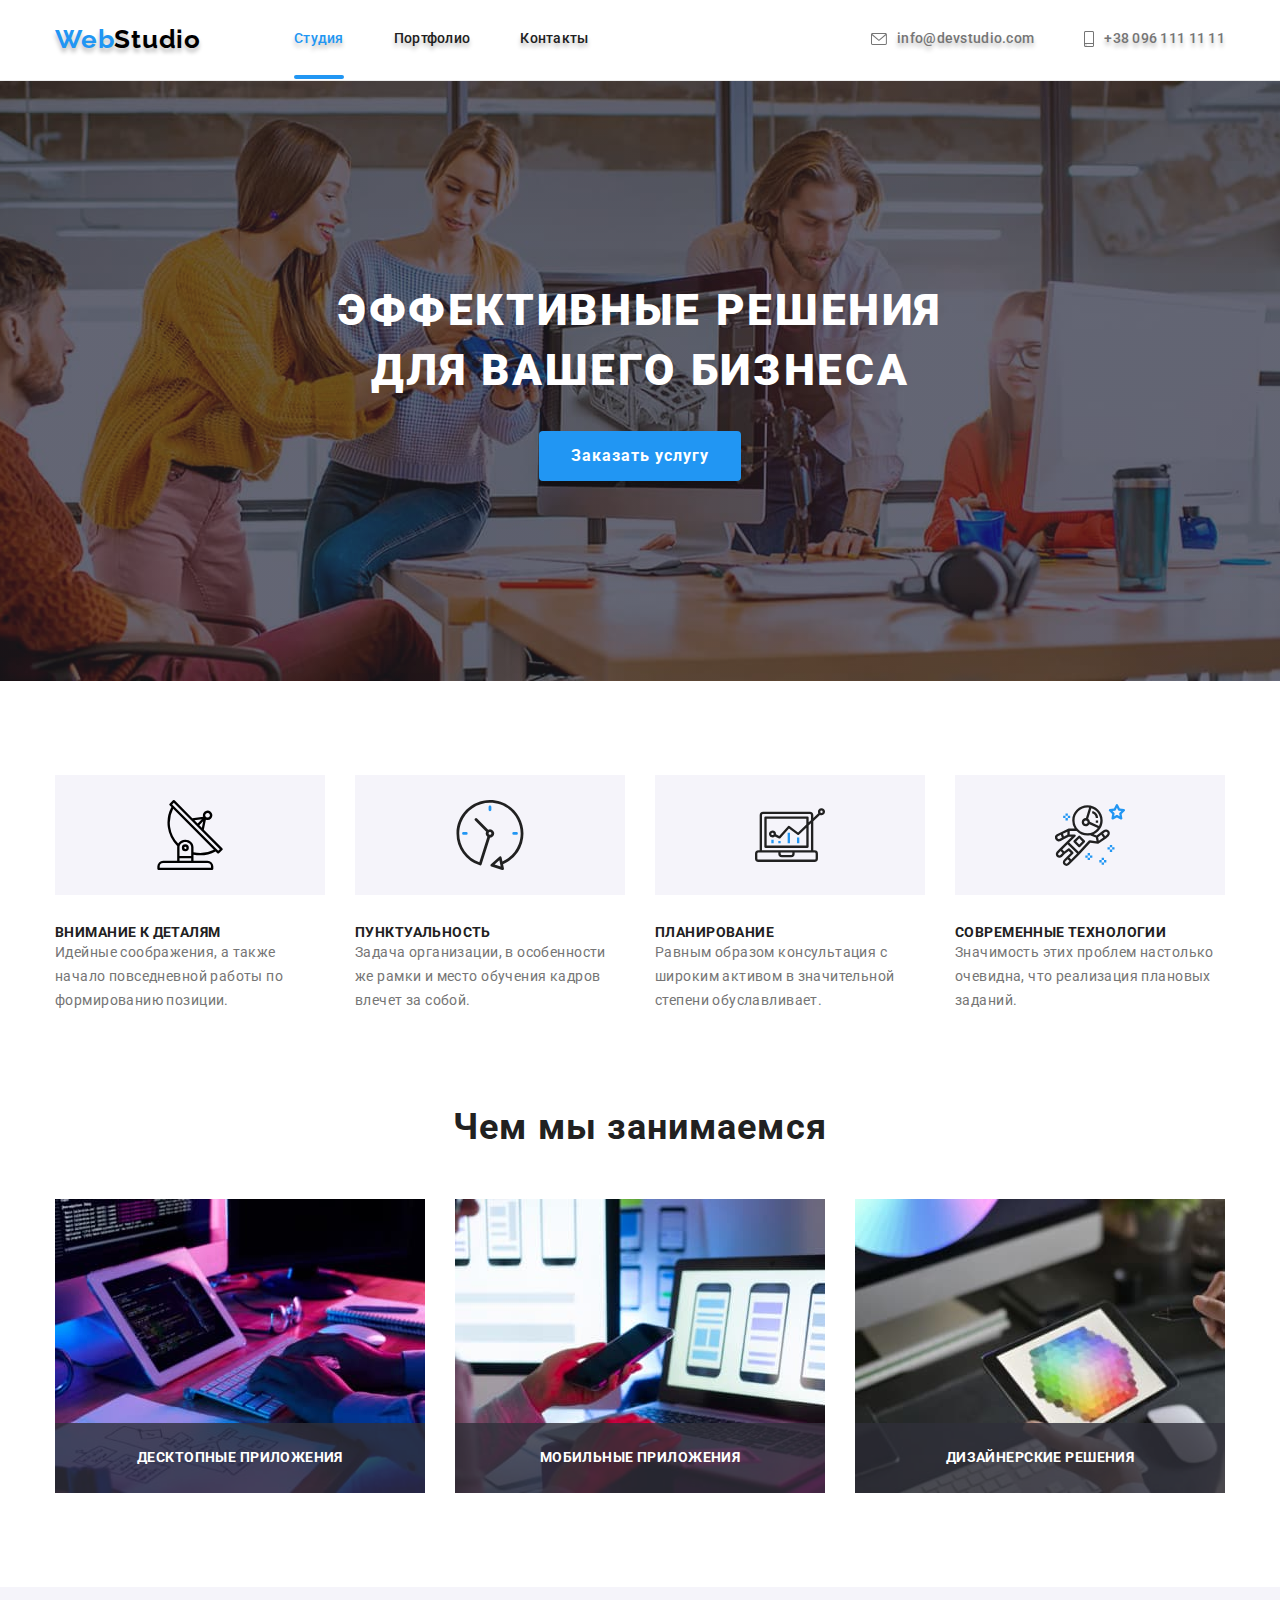
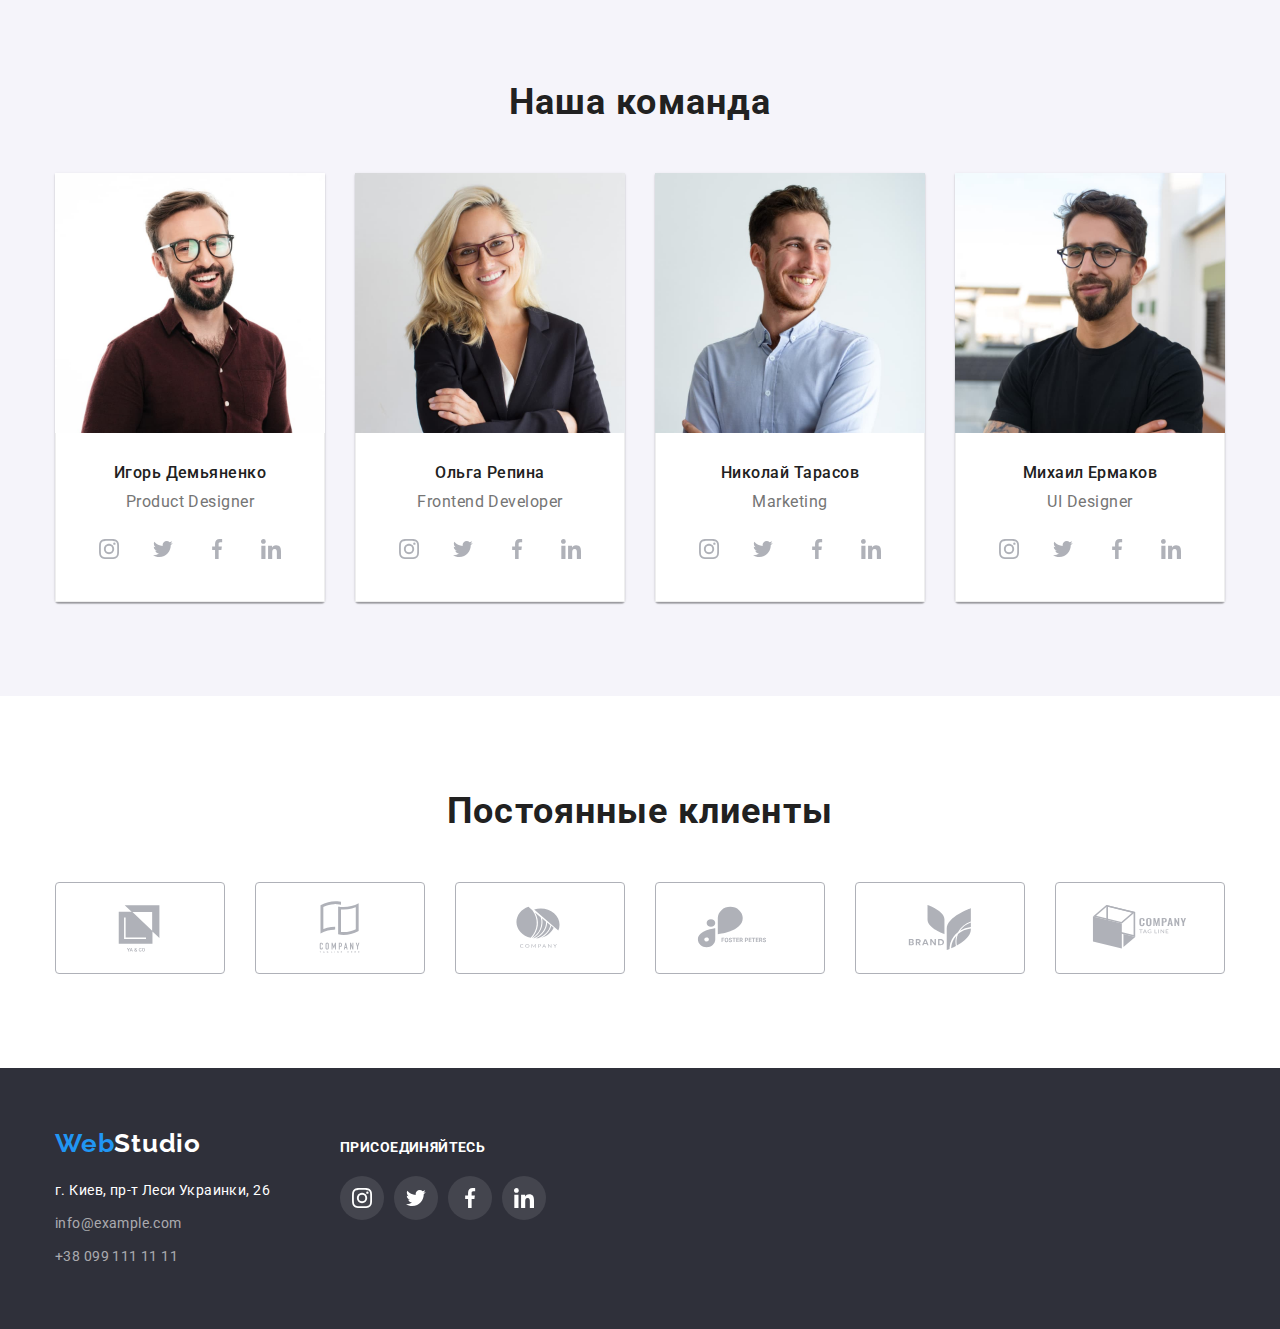
<file: index.html>
<!DOCTYPE html>
<html lang="ru">
<head>
    <meta charset="UTF-8">
    <meta http-equiv="X-UA-Compatible" content="IE=edge">
    <meta name="viewport" content="width=device-width, initial-scale=1.0">
    <link rel="preconnect" href="https://fonts.googleapis.com">
    <link rel="preconnect" href="https://fonts.gstatic.com" crossorigin>
    <link href="https://fonts.googleapis.com/css2?family=Raleway:wght@700&family=Roboto:wght@400;500;700;900&display=swap"
        rel="stylesheet">
    <link rel="stylesheet" href="./css/modern-normalize.css">
    <link rel="stylesheet" href="./css/styles.css">
    <title>Document</title>
</head>
<body>
    <header class="header">
        <!--Навигация-->
        <div class="container main-nav">
            <nav class="header-navigation">
                <a href="" class="header-logo link"><span class="logo">Web</span>Studio</a>
                <ul class="header-list">
                    <li class="header-item"><a href="./index.html" class="link header-link current">Студия</a></li>
                    <li class="header-item"><a href="./portfolio.html" class="link header-link">Портфолио</a></li>
                    <li class="header-item"><a href="" class="link header-link">Контакты</a></li>
                </ul>
            </nav>
            <!--Мейл и телефон-->
            <ul class="header-list">
                <li class="header-contacts">
                    <a href="mailto:info@devstudio.com" class="mail link">
                        <svg class="mail-icon" width="16" height="12">
                            <use href="./images/icons.svg#icon-envelope"></use>
                        </svg>
                        info@devstudio.com</a>
                </li>
                <li class="header-contacts">
                    <a href="tel:+380961111111" class="phone link">
                        <svg class="phone-icon" width="10" height="16">
                            <use href="./images/icons.svg#icon-smartphone"></use>
                        </svg>
                        +38 096 111 11 11</a></li>
            </ul>
        </div>
    </header>

    <main>
        <section class="hero">
            <div class="container">
                <h1 class="hero-title">Эффективные решения<br> для вашего бизнеса</h1>
                <button type="button" class="btn " data-modal-open>Заказать услугу</button>
            </div>
        </section>

        <!--Наши преимущества-->
        <section class="advantages section">
            <div class="container">
                <h2 hidden>Наши преимущества</h2>
                <ul class="advantages-list">
                    <li class="advantages-item">
                        <div class="advantages-container">
                            <svg class="advantages-icon" width="70" height="70">
                                <use href="./images/icons.svg#icon-antenna"></use>
                            </svg>
                        </div>
                        <h3 class="advantages-title">Внимание к деталям</h3>
                        <p class="advantages-description">Идейные соображения, а также начало повседневной работы по формированию
                            позиции.</p>
                    </li>
                    <li class="advantages-item">
                        <div class="advantages-container">
                            <svg class="advantages-icon" width="70" height="70">
                                <use href="./images/icons.svg#icon-clock"></use>
                            </svg>
                        </div>
                        <h3 class="advantages-title">Пунктуальность</h3>
                        <p class="advantages-description">Задача организации, в особенности же рамки и место обучения кадров влечет за
                            собой.</p>
                    </li>
                    <li class="advantages-item">
                        <div class="advantages-container">
                            <svg class="advantages-icon" width="70" height="70">
                                <use href="./images/icons.svg#icon-diagram"></use>
                            </svg>
                        </div>
                        <h3 class="advantages-title">Планирование</h3>
                        <p class="advantages-description">Равным образом консультация с широким активом в значительной степени
                            обуславливает.</p>
                    </li>
                    <li class="advantages-item">
                        <div class="advantages-container">
                            <svg class="advantages-icon" width="70" height="70">
                                <use href="./images/icons.svg#icon-astronaut"></use>
                            </svg>
                        </div>
                        <h3 class="advantages-title">Современные технологии</h3>
                        <p class="advantages-description">Значимость этих проблем настолько очевидна, что реализация плановых заданий.
                        </p>
                    </li>
                </ul>
            </div>
        </section>

        <!--Чем мы занимаемся-->
        <section class="offer section">
            <div class="container">
                <h2 class="title">Чем мы занимаемся</h2>
                <ul class="offer-list">
                    <li class="offer-item offer1">
                        <img src="./images/site-versions/pc.jpg" alt="Компьютерная версия" width="370" height="294">
                        <p class="offer-text">Десктопные приложения</p>
                    </li>
                    <li class="offer-item offer2">
                        <img src="./images/site-versions/mobile.jpg" alt="Мобильная версия" width="370" height="294">
                        <p class="offer-text">Мобильные приложения</p>
                    </li>
                    <li class="offer-item offer3">
                        <img src="./images/site-versions/tablet.jpg" alt="Планшетная версия" width="370" height="294">
                        <p class="offer-text">Дизайнерские решения</p>
                    </li>
                </ul>
            </div>
        </section>

        <!--Наша команда-->
        <section class="team section">
            <div class="container">
                <h2 class="title">Наша команда</h2>
                <ul class="team-list list">
                    <!--h2 corrected to h3-->
                    <li class="team-members">
                        <img src="./images/stuff/igor.jpg" alt="Игорь" width="270" height="260" class="team-photos">
                        <div class="team-text">
                            <h3 class="team-names">Игорь Демьяненко</h3>
                            <p class="team-position">Product Designer</p>
                            <ul class="team-social-list">
                                <li class="team-social-item"><a href="" class="team-social-link">
                                    <svg class="team-social-icon" width="20" height="20">
                                        <use href="./images/icons.svg#icon-instagram"></use>
                                    </svg>
                                    </a>
                                </li>
                                <li class="team-social-item"><a href="" class="team-social-link">
                                        <svg class="team-social-icon" width="20" height="20">
                                            <use href="./images/icons.svg#icon-twitter"></use>
                                        </svg>
                                    </a>
                                </li>
                                <li class="team-social-item"><a href="" class="team-social-link">
                                        <svg class="team-social-icon" width="20" height="20">
                                            <use href="./images/icons.svg#icon-facebook"></use>
                                        </svg>
                                    </a>
                                <li class="team-social-item"><a href="" class="team-social-link">
                                        <svg class="team-social-icon" width="20" height="20">
                                            <use href="./images/icons.svg#icon-linkedin"></use>
                                        </svg>
                                    </a>
                                </li>
                            </ul>
                        </div>
                    </li>
                    <li class="team-members">
                        <img src="./images/stuff/olga.jpg" alt="Ольга" width="270" height="260" class="team-photos">
                        <div class="team-text">
                            <h3 class="team-names">Ольга Репина</h3>
                            <p class="team-position">Frontend Developer</p>
                            <ul class="team-social-list">
                                <li class="team-social-item"><a href="" class="team-social-link">
                                        <svg class="team-social-icon" width="20" height="20">
                                            <use href="./images/icons.svg#icon-instagram"></use>
                                        </svg>
                                    </a>
                                </li>
                                <li class="team-social-item"><a href="" class="team-social-link">
                                        <svg class="team-social-icon" width="20" height="20">
                                            <use href="./images/icons.svg#icon-twitter"></use>
                                        </svg>
                                    </a>
                                </li>
                                <li class="team-social-item"><a href="" class="team-social-link">
                                        <svg class="team-social-icon" width="20" height="20">
                                            <use href="./images/icons.svg#icon-facebook"></use>
                                        </svg>
                                    </a>
                                <li class="team-social-item"><a href="" class="team-social-link">
                                        <svg class="team-social-icon" width="20" height="20">
                                            <use href="./images/icons.svg#icon-linkedin"></use>
                                        </svg>
                                    </a>
                                </li>
                            </ul>
                        </div>
                    </li>
                    <li class="team-members">
                        <img src="./images/stuff/nikolai.jpg" alt="Николай" width="270" height="260" class="team-photos">
                        <div class="team-text">
                            <h3 class="team-names">Николай Тарасов</h3>
                            <p class="team-position">Marketing</p>
                            <ul class="team-social-list">
                                <li class="team-social-item"><a href="" class="team-social-link link">
                                        <svg class="team-social-icon" width="20" height="20">
                                            <use href="./images/icons.svg#icon-instagram"></use>
                                        </svg>
                                    </a>
                                </li>
                                <li class="team-social-item"><a href="" class="team-social-link link">
                                        <svg class="team-social-icon" width="20" height="20">
                                            <use href="./images/icons.svg#icon-twitter"></use>
                                        </svg>
                                    </a>
                                </li>
                                <li class="team-social-item"><a href="" class="team-social-link link">
                                        <svg class="team-social-icon" width="20" height="20">
                                            <use href="./images/icons.svg#icon-facebook"></use>
                                        </svg>
                                    </a>
                                <li class="team-social-item"><a href="" class="team-social-link link">
                                        <svg class="team-social-icon" width="20" height="20">
                                            <use href="./images/icons.svg#icon-linkedin"></use>
                                        </svg>
                                    </a>
                                </li>
                            </ul>
                        </div>
                    </li>
                    <li class="team-members">
                        <img src="./images/stuff/mike.jpg" alt="Михаил" width="270" height="260" class="team-photos">
                        <div class="team-text">
                            <h3 class="team-names">Михаил Ермаков</h3>
                            <p class="team-position">UI Designer</p>
                            <ul class="team-social-list">
                                <li class="team-social-item"><a href="" class="team-social-link">
                                        <svg class="team-social-icon" width="20" height="20">
                                            <use href="./images/icons.svg#icon-instagram"></use>
                                        </svg>
                                    </a>
                                </li>
                                <li class="team-social-item"><a href="" class="team-social-link">
                                        <svg class="team-social-icon" width="20" height="20">
                                            <use href="./images/icons.svg#icon-twitter"></use>
                                        </svg>
                                    </a>
                                </li>
                                <li class="team-social-item"><a href="" class="team-social-link">
                                        <svg class="team-social-icon" width="20" height="20">
                                            <use href="./images/icons.svg#icon-facebook"></use>
                                        </svg>
                                    </a>
                                <li class="team-social-item"><a href="" class="team-social-link">
                                        <svg class="team-social-icon" width="20" height="20">
                                            <use href="./images/icons.svg#icon-linkedin"></use>
                                        </svg>
                                    </a>
                                </li>
                            </ul>
                        </div>
                    </li>
                </ul>
            </div>
        </section>

        <section class="clients section">
            <div class="container">
                <h2 class="title">Постоянные клиенты</h2>
                <ul class="clients-list">
                    <li class="clients-item">
                        <a href="" class="clients-link link">
                            <svg class="clients-icon" width="106" height="60">
                                <use href="./images/icons.svg#icon-client1"></use>
                            </svg>
                        </a>
                    </li>
                    <li class="clients-item">
                        <a href="" class="clients-link link">
                            <svg class="clients-icon" width="106" height="60">
                                <use href="./images/icons.svg#icon-client2"></use>
                            </svg>
                        </a>
                    </li>
                    <li class="clients-item">
                        <a href="" class="clients-link link">
                            <svg class="clients-icon" width="106" height="60">
                                <use href="./images/icons.svg#icon-client3"></use>
                            </svg>
                        </a>
                    </li>
                    <li class="clients-item">
                        <a href="" class="clients-link link">
                            <svg class="clients-icon" width="106" height="60">
                                <use href="./images/icons.svg#icon-client4"></use>
                            </svg>
                        </a>
                    </li>
                    <li class="clients-item">
                        <a href="" class="clients-link link">
                            <svg class="clients-icon" width="106" height="60">
                                <use href="./images/icons.svg#icon-client5"></use>
                            </svg>
                        </a>
                    </li>
                    <li class="clients-item">
                        <a href="" class="clients-link link">
                            <svg class="clients-icon" width="106" height="60">
                                <use href="./images/icons.svg#icon-client6"></use>
                            </svg>
                        </a>
                    </li>
                </ul>
            </div>
        </section>
    </main>

    <footer class="footer">
        <div class="container">
            <div class="footer-contacts">
                <a href="/" class="footer-logo link"><span class="logo">Web</span>Studio</a>
                <!--Контакты-->
                <address class="footer-address">
                    <ul class="footer-list">
                        <li class="footer-item">
                            <a href="https://goo.gl/maps/hHV63dTVySj8oasB8" target="blank" rel="noopener noreferrer"
                                class="footer-location link">г. Киев, пр-т Леси Украинки, 26</a>
                        </li>
                        <li class="footer-item">
                            <a href="mailto:info@example.com" class="footer-mail link">info@example.com</a>
                        </li>
                        <li class="footer-item">
                            <a href="tel:+380991111111" class="footer-tel link">+38 099 111 11 11</a>
                        </li>
                    </ul>
                </address>
            </div>
            <div class="footer-socials">
                <h3 class="footer-socials-title">присоединяйтесь</h3>
                <ul class="footer-socials-list">
                    <li class="footer-socials-item"><a href="" class="footer-socials-link">
                            <svg class="footer-socials-icon" width="20" height="20">
                                <use href="./images/icons.svg#icon-instagram"></use>
                            </svg>
                        </a>
                    </li>
                    <li class="footer-socials-item"><a href="" class="footer-socials-link">
                            <svg class="footer-socials-icon" width="20" height="20">
                                <use href="./images/icons.svg#icon-twitter"></use>
                            </svg>
                        </a>
                    </li>
                    <li class="footer-socials-item"><a href="" class="footer-socials-link">
                            <svg class="footer-socials-icon" width="20" height="20">
                                <use href="./images/icons.svg#icon-facebook"></use>
                            </svg>
                        </a>
                    <li class="footer-socials-item"><a href="" class="footer-socials-link">
                            <svg class="footer-socials-icon" width="20" height="20">
                                <use href="./images/icons.svg#icon-linkedin"></use>
                            </svg>
                        </a>
                    </li>
                </ul>
            </div>
        </div>
    </footer>

    <div class="backdrop is-hidden" data-modal>
        <div class="modal">
            <button type="button" class="module-closure" data-modal-close>
                <svg class="module-closure-clon" width="11" height="11">
                    <use href="./images/icons.svg#icon-closure"></use>
                </svg>
            </button>
        </div>
    </div>
    <script src="./js/modal.js"></script>
</body>
</html>
</file>
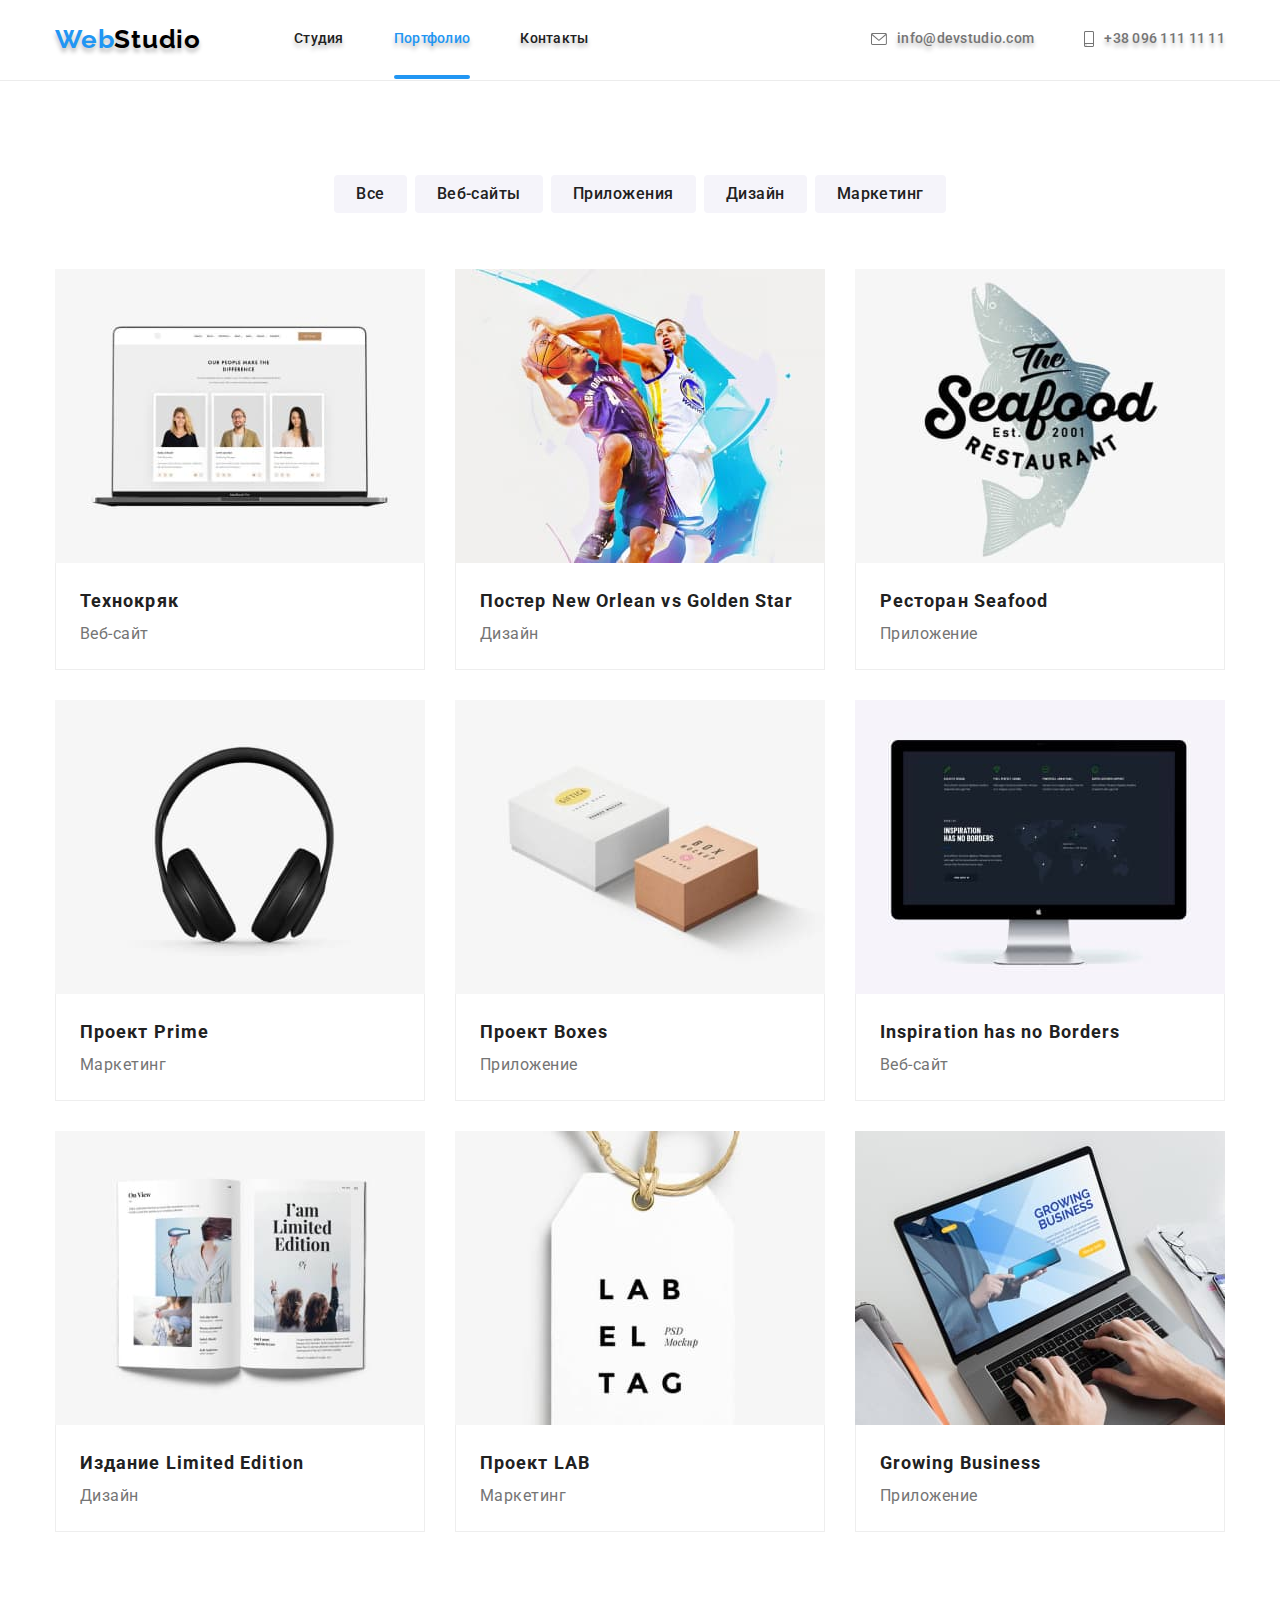
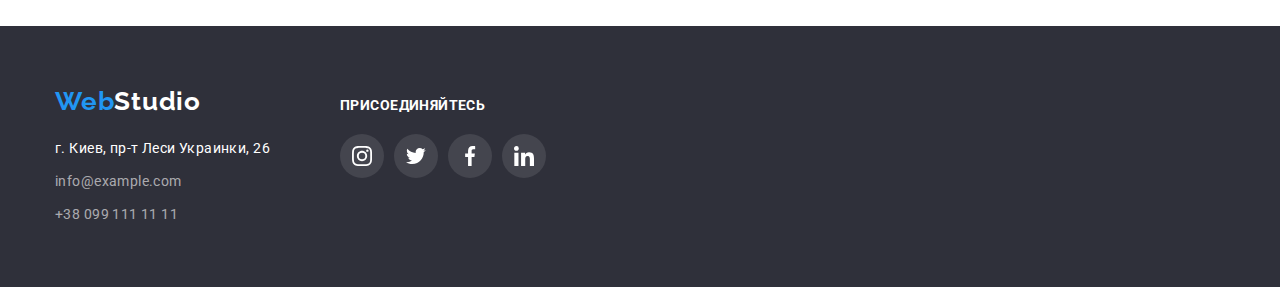
<file: portfolio.html>
<!DOCTYPE html>
<html lang="ru">
<head>
    <meta charset="UTF-8">
    <meta http-equiv="X-UA-Compatible" content="IE=edge">
    <meta name="viewport" content="width=device-width, initial-scale=1.0">
    <link rel="preconnect" href="https://fonts.googleapis.com">
    <link rel="preconnect" href="https://fonts.gstatic.com" crossorigin>
    <link href="https://fonts.googleapis.com/css2?family=Raleway:wght@700&family=Roboto:wght@400;500;700;900&display=swap"
        rel="stylesheet">
    <link rel="stylesheet" href="./css/modern-normalize.css">
    <link rel="stylesheet" href="./css/styles.css">
    <title>Portfolio</title>
</head>

<body>
    <header class="header">
        <!--Навигация-->
        <div class="container main-nav">
            <nav class="header-navigation">
                <a href="" class="header-logo link"><span class="logo">Web</span>Studio</a>
                <ul class="header-list">
                    <li class="header-item"><a href="./index.html" class="link header-link">Студия</a></li>
                    <li class="header-item"><a href="./portfolio.html" class="link header-link current">Портфолио</a></li>
                    <li class="header-item"><a href="" class="link header-link">Контакты</a></li>
                </ul>
            </nav>
            <!--Мейл и телефон-->
            <ul class="header-list">
                <li class="header-contacts">
                    <a href="mailto:info@devstudio.com" class="mail link">
                        <svg class="mail-icon" width="16" height="12">
                            <use href="./images/icons.svg#icon-envelope"></use>
                        </svg>
                        info@devstudio.com</a>
                </li>
                <li class="header-contacts">
                    <a href="tel:+380961111111" class="phone link">
                        <svg class="phone-icon" width="10" height="16">
                            <use href="./images/icons.svg#icon-smartphone"></use>
                        </svg>
                        +38 096 111 11 11</a>
                </li>
            </ul>
        </div>
    </header>

    <main>
        <section class="portfolio section">
            <div class="container">
                <h1 hidden>Portfolio</h1>
                <!--Кнопки-->
                <ul class="filter">
                    <li class="filter-item"><button type="button" class="btn">Все</button></li>
                    <li class="filter-item"><button type="button" class="btn">Веб-сайты</button></li>
                    <li class="filter-item"><button type="button" class="btn">Приложения</button></li>
                    <li class="filter-item"><button type="button" class="btn">Дизайн</button></li>
                    <li class="filter-item"><button type="button" class="btn">Маркетинг</button></li>
                </ul>
                
                <!--Опции-->
                <ul class="options">
                    <li class="options-item">
                        <a href="" class="options-link link">
                            <div class="options-layers">
                                <img src="./images/portfolio/techno.jpg" alt="techno" width="370" height="294">
                                <p class="overlay-description">
                                    Технокряк это современная площадка распространения коронавируса. Компании используют эту платформу для цифрового
                                    шпионажа и атак на защищённые сервера конкурентов.
                                </p>
                            </div>                           
                            <div class="option-description">
                                <h2 class="options-title">Технокряк</h2>
                                <p class="options-data">Веб-сайт</p>
                            </div>
                        </a>
                    </li>
                    <li class="options-item">
                        <a href="" class="options-link link">
                            <div class="options-layers">
                                <img src="./images/portfolio/basketball.jpg" alt="poster" width="370" height="294">
                                <p class="overlay-description">
                                    
                                </p>
                            </div>
                            <div class="option-description">
                                <h2 class="options-title">Постер New Orlean vs Golden Star</h2>
                                <p class="options-data">Дизайн</p>
                            </div>
                        </a>
                    </li>
                    <li class="options-item">
                        <a href="" class="options-link link">
                            <div class="options-layers">
                                <img src="./images/portfolio/seafood.jpg" alt="seafood" width="370" height="294">
                                <p class="overlay-description">
                                    
                                </p>
                            </div>
                            <div class="option-description">
                                <h2 class="options-title">Ресторан Seafood</h2>
                                <p class="options-data">Приложение</p>
                            </div>
                        </a>
                    </li>
                    <li class="options-item">
                        <a href="" class="options-link link">
                            <div class="options-layers">
                                <img src="./images/portfolio/headsets.jpg" alt="headsets" width="370" height="294">
                                <p class="overlay-description">
                            
                                </p>
                            </div>
                            <div class="option-description">
                                <h2 class="options-title">Проект Prime</h2>
                                <p class="options-data">Маркетинг</p>
                            </div>
                        </a>
                    </li>
                    <li class="options-item">
                        <a href="" class="options-link link">
                            <div class="options-layers">
                                <img src="./images/portfolio/boxes.jpg" alt="boxes" width="370" height="294">
                                <p class="overlay-description">
                            
                                </p>
                            </div>
                            <div class="option-description">
                                <h2 class="options-title">Проект Boxes</h2>
                                <p class="options-data">Приложение</p>
                            </div>
                        </a>
                    </li>
                    <li class="options-item">
                        <a href="" class="options-link link">
                            <div class="options-layers">
                                <img src="./images/portfolio/screen.jpg" alt="screen" width="370" height="294">
                                <p class="overlay-description">
                            
                                </p>
                            </div>
                            <div class="option-description">
                                <h2 class="options-title">Inspiration has no Borders</h2>
                                <p class="options-data">Веб-сайт</p>
                            </div>
                        </a>
                    </li>
                    <li class="options-item">
                        <a href="" class="options-link link">
                            <div class="options-layers">
                                <img src="./images/portfolio/magazine.jpg" alt="magazine" width="370" height="294">
                                <p class="overlay-description">
                            
                                </p>
                            </div>
                            <div class="option-description">
                                <h2 class="options-title">Издание Limited Edition</h2>
                                <p class="options-data">Дизайн</p>
                            </div>
                        </a>
                    </li>
                    <li class="options-item">
                        <a href="" class="options-link link">
                            <div class="options-layers">
                                <img src="./images/portfolio/label.jpg" alt="label" width="370" height="294">
                                <p class="overlay-description">
                            
                                </p>
                            </div>
                            <div class="option-description">
                                <h2 class="options-title">Проект LAB</h2>
                                <p class="options-data">Маркетинг</p>
                            </div>
                        </a>
                    </li>
                    <li class="options-item">
                        <a href="" class="options-link link">
                            <div class="options-layers">
                                <img src="./images/portfolio/growing-business.jpg" alt="app" width="370" height="294">
                                <p class="overlay-description">
                            
                                </p>
                            </div>
                                                        <div class="option-description">
                                <h2 class="options-title">Growing Business</h2>
                                <p class="options-data">Приложение</p>
                            </div>
                        </a>
                    </li>
                </ul>
            </div>
        </section>
    </main>

    <footer class="footer">
        <div class="container">
            <div class="footer-contacts">
                <a href="/" class="footer-logo link"><span class="logo">Web</span>Studio</a>
                <!--Контакты-->
                <address class="footer-address">
                    <ul class="footer-list">
                        <li class="footer-item">
                            <a href="https://goo.gl/maps/hHV63dTVySj8oasB8" target="blank" rel="noopener noreferrer"
                                class="footer-location link">г. Киев, пр-т Леси Украинки, 26</a>
                        </li>
                        <li class="footer-item">
                            <a href="mailto:info@example.com" class="footer-mail link">info@example.com</a>
                        </li>
                        <li class="footer-item">
                            <a href="tel:+380991111111" class="footer-tel link">+38 099 111 11 11</a>
                        </li>
                    </ul>
                </address>
            </div>
            <div class="footer-socials">
                <h3 class="footer-socials-title">присоединяйтесь</h3>
                <ul class="footer-socials-list">
                    <li class="footer-socials-item"><a href="" class="footer-socials-link">
                            <svg class="footer-socials-icon" width="20" height="20">
                                <use href="./images/icons.svg#icon-instagram"></use>
                            </svg>
                        </a>
                    </li>
                    <li class="footer-socials-item"><a href="" class="footer-socials-link">
                            <svg class="footer-socials-icon" width="20" height="20">
                                <use href="./images/icons.svg#icon-twitter"></use>
                            </svg>
                        </a>
                    </li>
                    <li class="footer-socials-item"><a href="" class="footer-socials-link">
                            <svg class="footer-socials-icon" width="20" height="20">
                                <use href="./images/icons.svg#icon-facebook"></use>
                            </svg>
                        </a>
                    <li class="footer-socials-item"><a href="" class="footer-socials-link">
                            <svg class="footer-socials-icon" width="20" height="20">
                                <use href="./images/icons.svg#icon-linkedin"></use>
                            </svg>
                        </a>
                    </li>
                </ul>
            </div>
        </div>
    </footer>
</body>
</html>
</file>
<file: css/styles.css>
:root {
  --main-title-color: #ffffff;
  --secondary-title-color: #212121;
  --general-text-color: #757575;
  --third-text-color: rgba(255, 255, 255, 0.6);
  --accent-color: #2196f3;
  --back-color: #2f303a;
  --card-set-gap: 30px;
  --background-main: #f5f4fa;
  --fill-color: #afb1b8;
  --cubic-accent: cubic-bezier(0.4, 0, 0.2, 1);
}

body {
  font-family: 'Roboto', sans-serif;
  font-style: normal;
  color: var(--general-text-color);
}

p,
h1,
h2,
h3,
h4,
h5,
h6,
ul {
  margin: 0;
  padding: 0;
  border: 0;
  font-size: 100%;
  font: inherit;
  vertical-align: baseline;
}

img {
  display: block;
  min-width: 100%;
  height: auto;
}

.link {
  text-decoration: none;

  transition: color 250ms var(--cubic-accent);
}

.link:hover,
.link:focus {
  color: var(--accent-color);
}

li {
  list-style: none;
}

button {
  cursor: pointer;
  border: none;
  font-family: inherit;
}

.section {
  padding-top: 94px;
  padding-bottom: 94px;
}
.container {
  width: 1200px;
  padding-left: 15px;
  padding-right: 15px;
  margin-top: 0;
  margin-bottom: 0;
  margin-right: auto;
  margin-left: auto;
}

/* -----------------------Хедер------------------------ */
.header {
  padding-top: 24px;
  padding-bottom: 25px;

  border-bottom: 1px solid #ececec;
}

.main-nav {
  display: flex;
  align-items: center;
}

.header-navigation {
  display: flex;
  align-items: center;
}

.header-logo,
.header-logo:hover,
.header-logo:focus {
  margin-right: 93px;

  font-family: 'Raleway', sans-serif;
  font-weight: bold;
  font-size: 26px;
  line-height: 1.19;
  letter-spacing: 0.03em;
  color: #000000;
  text-shadow: 0px 4px 4px rgba(0, 0, 0, 0.25);
}

.header .logo,
.footer .logo {
  color: var(--accent-color);
}

.header-item,
.header-contacts {
  margin-bottom: auto;

  font-weight: 500;
  font-size: 14px;
  line-height: 1.14;
  letter-spacing: 0.02em;
  text-shadow: 0px 4px 4px rgba(0, 0, 0, 0.25);
}

.header-item:not(:last-child),
.header-contacts:not(:last-child) {
  margin-right: 50px;
}

.header-link {
  color: var(--secondary-title-color);
  padding-bottom: 32px;
}

.header-link.current {
  position: relative;
  color: var(--accent-color);
}

.header-link.current::after {
  content: '';

  position: absolute;
  left: 0;
  bottom: -1px;

  width: 100%;
  height: 4px;
  background: var(--accent-color);
  border-radius: 2px;
}

.header-list {
  display: flex;
  margin-left: auto;
}

.header-contacts a {
  color: var(--general-text-color);
}

.mail.link,
.phone.link {
  display: flex;
  align-items: center;
}

.mail-icon {
  margin-right: 10px;
  --color2: currentColor;
}

.phone-icon {
  margin-right: 10px;
  --color5: currentColor;
}

/* -----------------------Герой------------------------ */
.hero,
.footer {
  background-color: var(--back-color);
}

.hero {
  padding-top: 200px;
  padding-bottom: 200px;

  background-image: linear-gradient(rgba(47, 48, 58, 0.4), rgba(47, 48, 58, 0.4)),
    url(../images/studio/hero-background.jpg);
  background-repeat: no-repeat;
  background-position: center;
  background-size: cover;
}

.hero-title {
  margin-left: auto;
  margin-right: auto;
  margin-bottom: 30px;

  font-weight: 900;
  font-size: 44px;
  line-height: 1.36;
  text-align: center;
  letter-spacing: 0.06em;
  text-transform: uppercase;
  color: var(--main-title-color);
}

.hero .btn {
  margin-left: auto;
  margin-right: auto;
  padding: 10px 32px;

  display: flex;
  align-items: center;

  font-weight: bold;
  font-size: 16px;
  color: var(--main-title-color);
  line-height: 1.88;
  text-align: center;
  letter-spacing: 0.06em;

  background-color: var(--accent-color);
  box-shadow: 0px 4px 4px rgba(0, 0, 0, 0.15);
  border-radius: 4px;
}

/* -----------------------Наши преимущества------------------------ */
.advantages-list {
  display: flex;
}

.advantages-item {
  width: 270px;
}

.advantages-item:not(:last-child) {
  margin-right: 30px;
}

.advantages-container {
  display: flex;
  justify-content: center;
  align-items: center;

  width: 270px;
  height: 120px;
  margin-bottom: 30px;

  background-color: var(--background-main);
}

.advantages-title {
  font-weight: bold;
  font-size: 14px;
  line-height: 1.14;
  letter-spacing: 0.03em;
  text-transform: uppercase;
  color: var(--secondary-title-color);
}

.advantages-description {
  font-size: 14px;
  line-height: 1.71;
  letter-spacing: 0.03em;
}

/* -----------------------Чем мы занимаемся------------------------ */
.offer.section {
  padding-top: 0;
}

.title {
  margin-bottom: 50px;

  font-weight: bold;
  font-size: 36px;
  line-height: 1.17;
  text-align: center;
  letter-spacing: 0.03em;
  color: var(--secondary-title-color);
}

.offer-list {
  display: flex;
  margin-left: calc(-1 * var(--card-set-gap));
}

.offer-item {
  position: relative;
  flex-basis: calc(100% / 3 - var(--card-set-gap));
  margin-left: var(--card-set-gap);
}

.offer-text {
  position: absolute;
  bottom: 0;

  width: 100%;
  height: auto;
  padding: 27px 82px;

  font-weight: bold;
  font-size: 14px;
  line-height: 1.14;
  text-align: center;
  letter-spacing: 0.03em;
  text-transform: uppercase;

  color: var(--main-title-color);
  background: rgba(47, 48, 58, 0.8);
}

/* -----------------------Наша команда------------------------ */

.team {
  background-color: var(--background-main);
}

.team .title {
  margin-bottom: 50px;
}

.team-list {
  display: flex;
  margin-left: calc(-1 * var(--card-set-gap));
}

.team-members {
  flex-basis: calc(100% / 4 - var(--card-set-gap));
  margin-left: var(--card-set-gap);

  background-color: #ffffff;

  box-shadow: 0px 1px 3px rgba(0, 0, 0, 0.12), 0px 1px 1px rgba(0, 0, 0, 0.14),
    0px 2px 1px rgba(0, 0, 0, 0.2);
  border-radius: 0px 0px 4px 4px;
}

.team-text {
  padding-top: 30px;
  padding-bottom: 30px;

  border: 1px solid #eeeeee;
  border-top: none;
}

.team-names {
  margin-bottom: 10px;

  font-weight: 500;
  font-size: 16px;
  line-height: 1.19;
  text-align: center;
  letter-spacing: 0.03em;
  color: var(--secondary-title-color);
}

.team-position {
  margin-bottom: 16px;

  font-size: 16px;
  line-height: 1.19;
  text-align: center;
  letter-spacing: 0.03em;
}

.team-social-list {
  display: flex;
  justify-content: center;
  align-items: center;
}

.team-social-item {
  width: 44px;
  height: 44px;
}

.team-social-item:not(:last-child) {
  margin-right: 10px;
}

.team-social-link {
  width: 100%;
  height: 100%;
  display: flex;
  justify-content: center;
  align-items: center;

  border-radius: 50%;

  color: var(--fill-color);

  transition: background-color 250ms var(--cubic-accent), color 250ms var(--cubic-accent);
}

.team-social-link:hover,
.team-social-link:focus {
  background-color: var(--accent-color);
  color: #ffffff;
}

.team-social-icon {
  fill: currentColor;
}

/* .team-social-link:hover .team-social-icon,
.team-social-link:focus .team-social-icon {
  fill: #ffffff;
} */

/* -----------------------Клиенты------------------------ */

.clients-list {
  display: flex;
  justify-content: center;
  align-items: center;
}

.clients-item {
  width: 170px;
  height: 92px;

  border-width: 1px;
  border-style: solid;
  border-color: #afb1b8;
  box-sizing: border-box;
  border-radius: 4px;

  transition: border-color 250ms var(--cubic-accent), color 250ms var(--cubic-accent);
}

.clients-item:not(:last-child) {
  margin-right: var(--card-set-gap);
}

.clients-item:hover,
.clients-item:focus {
  border-color: var(--accent-color);
  color: var(--accent-color);
}

.clients-link {
  width: 100%;
  height: 100%;
  display: flex;
  justify-content: center;
  align-items: center;

  color: var(--fill-color);
}

.clients-icon {
  fill: currentColor;
}

/* -----------------------Портфолио------------------------ */

/* -----------------------Кнопки фильтра------------------------ */

.portfolio .filter {
  display: flex;
  justify-content: center;
  margin-bottom: 56px;
}

.filter .btn {
  display: inline-block;
  padding: 6px 22px;

  font-weight: 500;
  font-size: 16px;
  line-height: 1.63;
  text-align: center;
  letter-spacing: 0.03em;
  color: var(--secondary-title-color);

  background: var(--background-main);
  box-shadow: none;
  border-radius: 4px;

  transition: color 250ms var(--cubic-accent), background-color 250ms var(--cubic-accent),
    box-shadow 250ms var(--cubic-accent), border-radius 250ms var(--cubic-accent);
}

.filter-item:not(:last-child) {
  margin-right: 8px;
}

.filter .btn:hover,
.filter .btn:focus {
  color: var(--main-title-color);
  background-color: var(--accent-color);
  box-shadow: 0px 3px 1px rgba(0, 0, 0, 0.1), 0px 1px 2px rgba(0, 0, 0, 0.08),
    0px 2px 2px rgba(0, 0, 0, 0.12);
  border-radius: 4px;
}

/* -----------------------Опции фильтра------------------------ */

.options {
  display: flex;
  flex-wrap: wrap;
  margin-left: calc(-1 * var(--card-set-gap));
  margin-top: calc(-1 * var(--card-set-gap));
}

.option-description {
  border: 1px solid #eeeeee;
  border-top: none;

  padding: 20px 24px;
}

.options-item {
  flex-basis: calc(100% / 3 - var(--card-set-gap));
  margin-left: var(--card-set-gap);
  margin-top: var(--card-set-gap);
}

.options-link {
  display: block;
  box-shadow: none;

  transition: box-shadow 250ms var(--cubic-accent);
}

.options-link:hover,
.options-link:focus {
  box-shadow: 0px 1px 1px rgba(0, 0, 0, 0.12), 0px 4px 4px rgba(0, 0, 0, 0.06),
    1px 4px 6px rgba(0, 0, 0, 0.16);
}

.options-layers {
  position: relative;
  overflow: hidden;
}

.overlay-description {
  position: absolute;
  top: 0;
  left: 0;
  width: 100%;
  height: 100%;
  padding-right: 24px;
  padding-left: 24px;
  padding-top: 63px;
  font-weight: normal;
  font-size: 18px;
  line-height: 1.56;

  letter-spacing: 0.03em;

  color: #ffffff;
  background-color: rgba(33, 150, 243, 0.9);

  transform: translateY(100%);
  transition: transform 250ms var(--cubic-accent);
}

.options-item:hover .overlay-description,
.options-item:focus .overlay-description {
  transform: translateY(0);
}

.options-title {
  font-weight: bold;
  font-size: 18px;
  line-height: 2;
  letter-spacing: 0.06em;
  color: var(--secondary-title-color);
}

.options-data {
  font-size: 16px;
  line-height: 1.88;
  letter-spacing: 0.03em;
  color: var(--general-text-color);
}

/* -----------------------Футер------------------------ */
.footer {
  padding-top: 60px;
  padding-bottom: 60px;
}

.footer .container {
  display: flex;
  align-items: baseline;
}

.footer-contacts {
  margin-right: 70px;
  /* not needed
  padding-top: 60px;
  padding-bottom: 60px; */
}

.footer-logo,
.footer-logo:hover,
.footer-logo:focus {
  display: inline-block;
  margin-bottom: 20px;

  font-family: 'Raleway', sans-serif;
  font-weight: bold;
  font-size: 26px;
  line-height: 1.19;
  letter-spacing: 0.03em;
  color: var(--main-title-color);
}

.footer-item {
  display: block;
}

.footer-item:not(:last-child) {
  margin-bottom: 9px;
}

.footer-location,
.footer-mail,
.footer-tel {
  font-size: 14px;
  line-height: 1.71;
  letter-spacing: 0.03em;
  color: var(--main-title-color);
}

.footer-mail,
.footer-tel {
  color: var(--third-text-color);
}

.footer-address {
  font-style: normal;
}

/* not working
.header-logo:hover,
.header-logo:focus,
.footer-logo:hover,
.footer-logo:hover {
  color: currentColor;
} */

/* not needed
.footer-socials {
  margin-top: 72px;
  margin-bottom: 100px;
} */

.footer-socials-title {
  margin-bottom: 20px;

  font-weight: bold;
  font-size: 14px;
  line-height: 1.14;
  letter-spacing: 0.03em;
  text-transform: uppercase;

  color: var(--main-title-color);
}

.footer-socials-list {
  display: flex;
}

.footer-socials-item {
  width: 44px;
  height: 44px;
}

.footer-socials-item:not(:last-child) {
  margin-right: 10px;
}

.footer-socials-link {
  display: flex;
  justify-content: center;
  align-items: center;
  width: 100%;
  height: 100%;

  background-color: rgba(255, 255, 255, 0.1);

  border-radius: 50%;

  color: #ffffff;

  transition: background-color 250ms var(--cubic-accent);
}

.footer-socials-link:hover,
.footer-socials-link:focus {
  background-color: var(--accent-color);
}

.footer-socials-icon {
  fill: currentColor;
}

.backdrop {
  position: fixed;
  top: 0;
  width: 100vw;
  height: 100vh;

  background-color: rgba(0, 0, 0, 0.2);

  transition: opacity 250ms var(--cubic-accent), visibility 250ms var(--cubic-accent);
}

.backdrop.is-hidden .modal {
  transform: scale(1.5) translateY(-90%);
  transition: transform 250ms var(--cubic-accent);
}

.modal {
  position: absolute;
  top: 50%;
  left: 50%;
  transform: translate(-50%, -50%);

  width: 528px;
  min-height: 581px;

  background-color: #ffffff;
  box-shadow: 0px 1px 3px rgba(0, 0, 0, 0.12), 0px 1px 1px rgba(0, 0, 0, 0.14),
    0px 2px 1px rgba(0, 0, 0, 0.2);
  border-radius: 4px;

  transition: transform 250ms var(--cubic-accent);
}

.module-closure {
  position: absolute;
  top: 8px;
  right: 8px;

  display: flex;
  align-items: center;
  justify-content: center;

  width: 30px;
  height: 30px;
  background: #ffffff;
  border: 1px solid rgba(0, 0, 0, 0.1);
  box-sizing: border-box;
  border-radius: 50%;
}

.is-hidden {
  visibility: hidden;
  opacity: 0;
  pointer-events: none;
}
</file>
